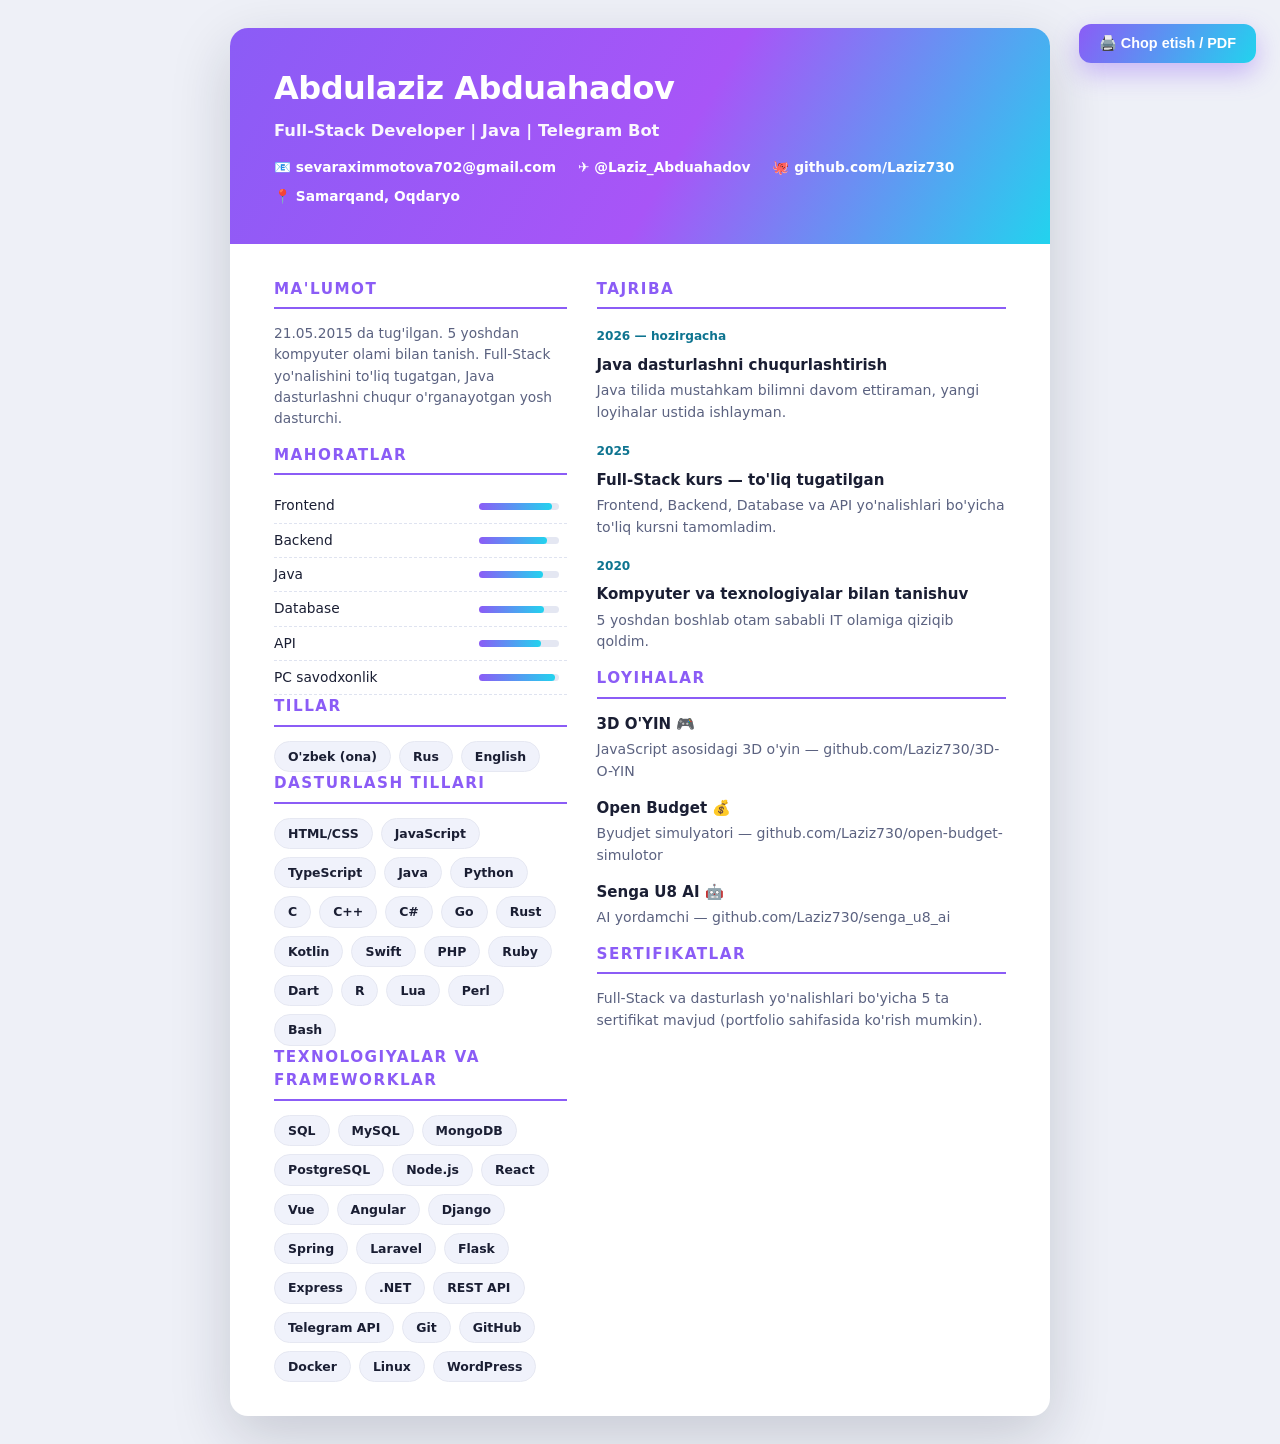
<file: cv.html>
<!DOCTYPE html>
<html lang="uz">
<head>
<meta charset="UTF-8" />
<meta name="viewport" content="width=device-width, initial-scale=1.0" />
<title>Abdulaziz Abduahadov — CV</title>
<style>
  :root{
    --bg:#0b0e1c;
    --card:#12162b;
    --line:#e6e8f2;
    --text:#1a1e33;
    --muted:#5b6280;
    --violet:#8b5cf6;
    --cyan:#0e7490;
  }
  *{margin:0;padding:0;box-sizing:border-box}
  body{
    font-family:"Segoe UI",system-ui,-apple-system,Arial,sans-serif;
    background:#eef0f7;color:var(--text);line-height:1.55;padding:28px 12px;
  }
  .sheet{max-width:820px;margin:0 auto;background:#fff;border-radius:18px;box-shadow:0 20px 60px rgba(20,25,50,.18);overflow:hidden}
  .top{padding:36px 44px;color:#fff;background:linear-gradient(120deg,#8b5cf6,#a855f7 55%,#22d3ee);}
  .top h1{font-size:2rem;letter-spacing:-.5px}
  .top .role{font-weight:700;opacity:.95;margin-top:4px;font-size:1.02rem}
  .top .contact{margin-top:14px;display:flex;flex-wrap:wrap;gap:8px 22px;font-size:.86rem;font-weight:600}
  .grid{padding:34px 44px;display:grid;grid-template-columns:1fr 1.4fr;gap:30px}
  h2{font-size:.95rem;text-transform:uppercase;letter-spacing:1.5px;color:var(--violet);border-bottom:2px solid var(--violet);padding-bottom:6px;margin-bottom:14px}
  .side p{color:var(--muted);font-size:.86rem;margin-bottom:14px}
  .side ul{list-style:none}
  .side ul li{display:flex;justify-content:space-between;font-size:.86rem;padding:6px 0;border-bottom:1px dashed #dfe3f0}
  .side ul b{color:var(--text)}
  .side .pts b{width:80px;height:7px;border-radius:7px;background:#e4e7f2;display:inline-block;vertical-align:middle;margin-right:8px;position:relative}
  .side .pts b i{position:absolute;left:0;top:0;height:100%;border-radius:7px;background:linear-gradient(90deg,#8b5cf6,#22d3ee)}
  .main p{color:var(--muted);font-size:.88rem;margin-bottom:14px}
  .main h3{font-size:.94rem;margin:6px 0 3px}
  .main .date{font-size:.76rem;font-weight:700;color:var(--cyan)}
  .main .row{margin-bottom:14px}
  .langs{display:flex;flex-wrap:wrap;gap:8px}
  .langs span{font-size:.78rem;font-weight:700;background:#f0f2fb;border:1px solid #e6e8f2;border-radius:50px;padding:5px 13px}
  .btn{position:fixed;top:24px;right:24px;background:linear-gradient(120deg,#8b5cf6,#22d3ee);color:#fff;border:none;cursor:pointer;
    font-weight:700;font-size:.9rem;padding:11px 20px;border-radius:12px;box-shadow:0 10px 26px rgba(139,92,246,.4)}
  .btn:hover{transform:translateY(-2px)}
  @media print{
    body{background:#fff;padding:0}
    .sheet{box-shadow:none;border-radius:0}
    .btn{display:none}
    .top{print-color-adjust:exact;-webkit-print-color-adjust:exact}
  }
  @media (max-width:640px){.grid{grid-template-columns:1fr}.btn{position:static;display:block;margin:0 auto 16px;width:80%;text-align:center}}
</style>
</head>
<body>
<button class="btn" onclick="window.print()">🖨️ Chop etish / PDF</button>

<div class="sheet">
  <div class="top">
    <h1>Abdulaziz Abduahadov</h1>
    <div class="role">Full-Stack Developer | Java | Telegram Bot</div>
    <div class="contact">
      <span>📧 sevaraximmotova702@gmail.com</span>
      <span>✈️ @Laziz_Abduahadov</span>
      <span>🐙 github.com/Laziz730</span>
      <span>📍 Samarqand, Oqdaryo</span>
    </div>
  </div>

  <div class="grid">
    <div class="side">
      <h2>Ma'lumot</h2>
      <p>21.05.2015 da tug'ilgan. 5 yoshdan kompyuter olami bilan tanish. Full-Stack yo'nalishini to'liq tugatgan, Java dasturlashni chuqur o'rganayotgan yosh dasturchi.</p>

      <h2>Mahoratlar</h2>
      <ul>
        <li><span>Frontend</span><span class="pts"><b><i style="width:92%"></i></b></span></li>
        <li><span>Backend</span><span class="pts"><b><i style="width:85%"></i></b></span></li>
        <li><span>Java</span><span class="pts"><b><i style="width:80%"></i></b></span></li>
        <li><span>Database</span><span class="pts"><b><i style="width:82%"></i></b></span></li>
        <li><span>API</span><span class="pts"><b><i style="width:78%"></i></b></span></li>
        <li><span>PC savodxonlik</span><span class="pts"><b><i style="width:95%"></i></b></span></li>
      </ul>

      <h2>Tillar</h2>
      <div class="langs" style="margin-top:6px">
        <span>O'zbek (ona)</span>
        <span>Rus</span>
        <span>English</span>
      </div>

      <h2>Dasturlash tillari</h2>
      <div class="langs" style="margin-top:6px">
        <span>HTML/CSS</span>
        <span>JavaScript</span>
        <span>TypeScript</span>
        <span>Java</span>
        <span>Python</span>
        <span>C</span>
        <span>C++</span>
        <span>C#</span>
        <span>Go</span>
        <span>Rust</span>
        <span>Kotlin</span>
        <span>Swift</span>
        <span>PHP</span>
        <span>Ruby</span>
        <span>Dart</span>
        <span>R</span>
        <span>Lua</span>
        <span>Perl</span>
        <span>Bash</span>
      </div>

      <h2>Texnologiyalar va frameworklar</h2>
      <div class="langs" style="margin-top:6px">
        <span>SQL</span>
        <span>MySQL</span>
        <span>MongoDB</span>
        <span>PostgreSQL</span>
        <span>Node.js</span>
        <span>React</span>
        <span>Vue</span>
        <span>Angular</span>
        <span>Django</span>
        <span>Spring</span>
        <span>Laravel</span>
        <span>Flask</span>
        <span>Express</span>
        <span>.NET</span>
        <span>REST API</span>
        <span>Telegram API</span>
        <span>Git</span>
        <span>GitHub</span>
        <span>Docker</span>
        <span>Linux</span>
        <span>WordPress</span>
      </div>
    </div>

    <div class="main">
      <h2>Tajriba</h2>
      <div class="row">
        <span class="date">2026 — hozirgacha</span>
        <h3>Java dasturlashni chuqurlashtirish</h3>
        <p>Java tilida mustahkam bilimni davom ettiraman, yangi loyihalar ustida ishlayman.</p>
      </div>
      <div class="row">
        <span class="date">2025</span>
        <h3>Full-Stack kurs — to'liq tugatilgan</h3>
        <p>Frontend, Backend, Database va API yo'nalishlari bo'yicha to'liq kursni tamomladim.</p>
      </div>
      <div class="row">
        <span class="date">2020</span>
        <h3>Kompyuter va texnologiyalar bilan tanishuv</h3>
        <p>5 yoshdan boshlab otam sababli IT olamiga qiziqib qoldim.</p>
      </div>

      <h2>Loyihalar</h2>
      <div class="row">
        <h3>3D O'YIN 🎮</h3>
        <p>JavaScript asosidagi 3D o'yin — github.com/Laziz730/3D-O-YIN</p>
      </div>
      <div class="row">
        <h3>Open Budget 💰</h3>
        <p>Byudjet simulyatori — github.com/Laziz730/open-budget-simulotor</p>
      </div>
      <div class="row">
        <h3>Senga U8 AI 🤖</h3>
        <p>AI yordamchi — github.com/Laziz730/senga_u8_ai</p>
      </div>

      <h2>Sertifikatlar</h2>
      <p>Full-Stack va dasturlash yo'nalishlari bo'yicha 5 ta sertifikat mavjud (portfolio sahifasida ko'rish mumkin).</p>
    </div>
  </div>
</div>

<script>
  document.title = "Abdulaziz Abduahadov — CV";
</script>
</body>
</html>
</file>
